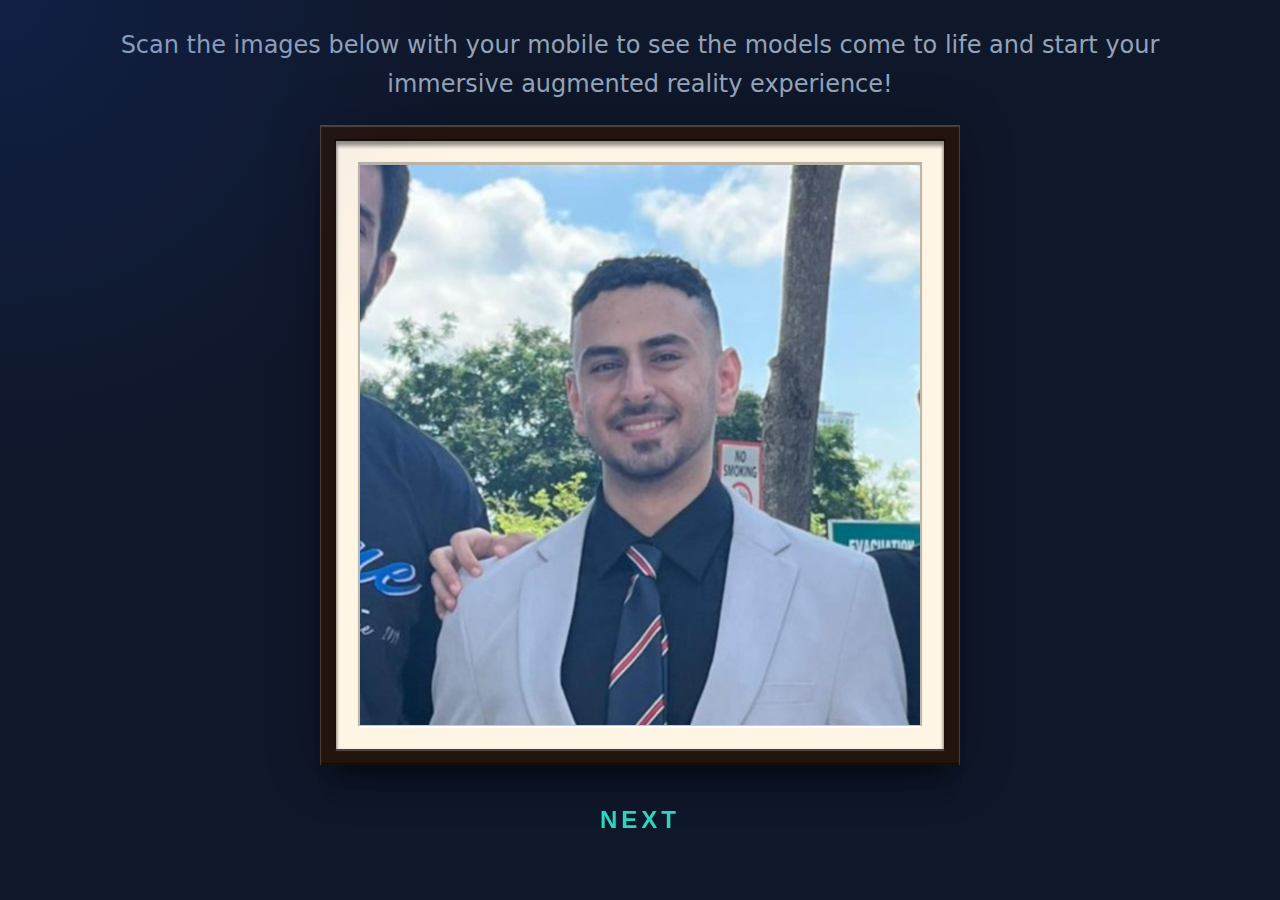
<file: tar-img.html>
<!DOCTYPE html>
<html lang="en" class="scroll-smooth">
  <head>
    <meta charset="utf-8" />
    <meta name="viewport" content="width=device-width" />
    <title>AR-Vision</title>
    <meta name="next-head-count" content="4" />
    <link
      rel="icon"
      type="image/png"
      sizes="512x192"
      href="images/android-chrome-512x512.png"
    />
    <link
      rel="icon"
      type="image/png"
      sizes="192x192"
      href="images/android-chrome-192x192.png"
    />
    <link
      rel="apple-touch-icon"
      sizes="180x180"
      href="images/apple-touch-icon.png"
    />
    <link
      rel="icon"
      type="image/png"
      sizes="32x32"
      href="images/favicon-32x32.png"
    />
    <link
      rel="icon"
      type="image/png"
      sizes="16x16"
      href="images/favicon-16x16.png"
    />
    <meta
      name="description"
      content="Hagwan Mohammed is a software engineer who builds accessible, inclusive products and digital experiences for the web."
    />
    <meta property="og:site_name" content="AR-Vision" />
    <meta property="og:locale" content="en_US" />
    <meta property="og:title" content="AR-Vision" />
    <meta
      property="og:image"
      content="https://media.licdn.com/dms/image/D4D03AQHQa3mfMkM-gQ/profile-displayphoto-shrink_200_200/0/1702564121220?e=1721865600&v=beta&t=uNpCc-ywNWtqbbbHBJSGwN6jQ0YxxtaQUQSDunq9zrg"
    />

    <link rel="stylesheet" href="css/style.css" data-n-g="" />
  </head>

  <body
    class="bg-slate-900 leading-relaxed text-slate-400 antialiased selection:bg-teal-300 selection:text-teal-900"
  >
    <div id="__next">
      <div class="__variable_20b187 group/spotlight relative">
        <div
          class="pointer-events-none fixed inset-0 z-30 transition duration-300 lg:absolute"
          style="
            background: radial-gradient(
              600px circle at 0px 0px,
              rgba(29, 78, 216, 0.15),
              transparent 80%
            );
          "
        ></div>

        <div
          class="mx-auto min-h-screen max-w-screen-xl px-6 py-12 font-sans md:px-12 md:py-20 lg:px-24 lg:py-0"
        >
          <div>
            <h1
              style="
                font-family: system-ui, 'Segoe UI', Roboto, Helvetica, Arial,
                  sans-serif, 'Apple Color Emoji', 'Segoe UI Emoji';
                font-size: 1.5rem;
                height: 130px;
                text-align: center;
                display: flex;
                flex-direction: column;
                align-items: center;
                justify-content: center;
              "
            >
              Scan the images below with your mobile to see the models come to
              life and start your immersive augmented reality experience!
            </h1>
          </div>
          <div
            style="
              font-family: system-ui, 'Segoe UI', Roboto, Helvetica, Arial,
                sans-serif, 'Apple Color Emoji', 'Segoe UI Emoji';
              height: 70vh;
              text-align: center;
              display: flex;
              flex-direction: column;
              align-items: center;
              justify-content: center;
            "
          >
            <ul class="slider">
              <li>
                <input type="radio" id="slide1" name="slide" checked />
                <label for="slide1"></label>
                <img src="images/target-images/Hi.jpg" alt="Panel 1" />
              </li>

              <li>
                <input type="radio" id="slide2" name="slide" />
                <label for="slide2"></label>
                <img src="images/target-images/heart.jpg" alt="Panel 2" />
              </li>
              <li>
                <input type="radio" id="slide3" name="slide" />
                <label for="slide3"></label>
                <img src="images/target-images/skeleton.jpg" alt="Panel 3" />
              </li>
              <li>
                <input type="radio" id="slide4" name="slide" />
                <label for="slide4"></label>
                <img src="images/target-images/GYM.png" alt="Panel 4" />
              </li>
              <li>
                <input type="radio" id="slide5" name="slide" />
                <label for="slide5"></label>
                <img src="images/target-images/gramophone.jpg" alt="Panel 5" />
              </li>

              <li>
                <input type="radio" id="slide6" name="slide" />
                <label for="slide6"></label>
                <img src="images/target-images/PC.jpg" alt="Panel 6" />
              </li>
            </ul>
          </div>
          <div
            style="
              font-family: system-ui, 'Segoe UI', Roboto, Helvetica, Arial,
                sans-serif, 'Apple Color Emoji', 'Segoe UI Emoji';
              text-align: center;
              display: flex;
              flex-direction: column;
              align-items: center;
              justify-content: center;
            "
          >
            <a class="gloweybuttons" href="tar-img1.html">
              <span></span>
              <span></span>
              <span></span>
              <span></span>
              Next
            </a>
          </div>
        </div>
      </div>
    </div>
  </body>
</html>
</file>
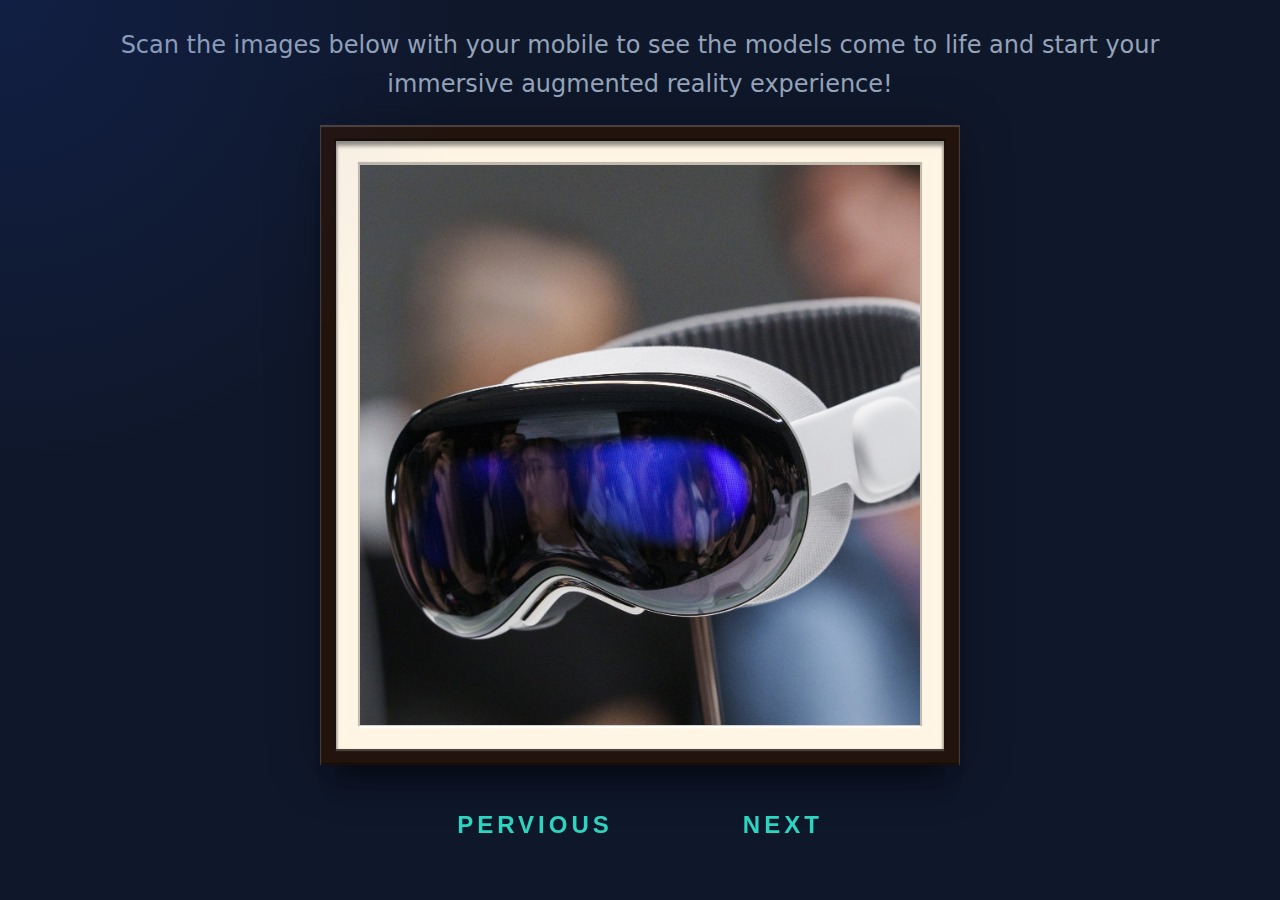
<file: tar-img1.html>
<!DOCTYPE html>
<html lang="en" class="scroll-smooth">
  <head>
    <meta charset="utf-8" />
    <meta name="viewport" content="width=device-width" />
    <title>AR-Vision</title>
    <meta name="next-head-count" content="4" />
    <link
      rel="icon"
      type="image/png"
      sizes="512x192"
      href="images/android-chrome-512x512.png"
    />
    <link
      rel="icon"
      type="image/png"
      sizes="192x192"
      href="images/android-chrome-192x192.png"
    />
    <link
      rel="apple-touch-icon"
      sizes="180x180"
      href="images/apple-touch-icon.png"
    />
    <link
      rel="icon"
      type="image/png"
      sizes="32x32"
      href="images/favicon-32x32.png"
    />
    <link
      rel="icon"
      type="image/png"
      sizes="16x16"
      href="images/favicon-16x16.png"
    />
    <meta
      name="description"
      content="Hagwan Mohammed is a software engineer who builds accessible, inclusive products and digital experiences for the web."
    />
    <meta property="og:site_name" content="AR-Vision" />
    <meta property="og:locale" content="en_US" />
    <meta property="og:title" content="AR-Vision" />
    <meta
      property="og:image"
      content="https://media.licdn.com/dms/image/D4D03AQHQa3mfMkM-gQ/profile-displayphoto-shrink_200_200/0/1702564121220?e=1721865600&v=beta&t=uNpCc-ywNWtqbbbHBJSGwN6jQ0YxxtaQUQSDunq9zrg"
    />

    <link rel="stylesheet" href="css/style.css" data-n-g="" />
  </head>

  <body
    class="bg-slate-900 leading-relaxed text-slate-400 antialiased selection:bg-teal-300 selection:text-teal-900"
  >
    <div id="__next">
      <div class="__variable_20b187 group/spotlight relative">
        <div
          class="pointer-events-none fixed inset-0 z-30 transition duration-300 lg:absolute"
          style="
            background: radial-gradient(
              600px circle at 0px 0px,
              rgba(29, 78, 216, 0.15),
              transparent 80%
            );
          "
        ></div>

        <div
          class="mx-auto min-h-screen max-w-screen-xl px-6 py-12 font-sans md:px-12 md:py-20 lg:px-24 lg:py-0"
        >
          <div>
            <h1
              style="
                font-family: system-ui, 'Segoe UI', Roboto, Helvetica, Arial,
                  sans-serif, 'Apple Color Emoji', 'Segoe UI Emoji';
                font-size: 1.5rem;
                height: 130px;
                text-align: center;
                display: flex;
                flex-direction: column;
                align-items: center;
                justify-content: center;
              "
            >
              Scan the images below with your mobile to see the models come to
              life and start your immersive augmented reality experience!
            </h1>
          </div>
          <div
            style="
              font-family: system-ui, 'Segoe UI', Roboto, Helvetica, Arial,
                sans-serif, 'Apple Color Emoji', 'Segoe UI Emoji';
              height: 70vh;
              text-align: center;
              display: flex;
              flex-direction: column;
              align-items: center;
              justify-content: center;
            "
          >
            <ul class="slider">
              <li>
                <input type="radio" id="slide1" name="slide" checked />
                <label for="slide1"></label>
                <img src="images/target-images/vision-pro.jpg" alt="Panel 1" />
              </li>
              <li>
                <input type="radio" id="slide2" name="slide" />
                <label for="slide2"></label>
                <img src="images/target-images/nike.png" alt="Panel 2" />
              </li>
              <li>
                <input type="radio" id="slide3" name="slide" />
                <label for="slide3"></label>
                <img src="images/target-images/perf.jpg" alt="Panel 3" />
              </li>
              <li>
                <input type="radio" id="slide4" name="slide" />
                <label for="slide4"></label>
                <img src="images/target-images/cyber.jpg" alt="Panel 4" />
              </li>
              <li>
                <input type="radio" id="slide5" name="slide" />
                <label for="slide5"></label>
                <img src="images/target-images/911.png" alt="Panel 5" />
              </li>
            </ul>
          </div>
          <div
            style="
              font-family: system-ui, 'Segoe UI', Roboto, Helvetica, Arial,
                sans-serif, 'Apple Color Emoji', 'Segoe UI Emoji';
              text-align: center;
              display: flex;
              flex-direction: column;
              align-items: center;
              justify-content: center;
            "
          >
            <div style="display: flex">
              <div style="flex: 50%; padding: 5px">
                <a class="gloweybuttons" href="tar-img.html">
                  <span></span>
                  <span></span>
                  <span></span>
                  <span></span>
                  Pervious
                </a>
              </div>
              <div style="flex: 50%; padding: 5px">
                <a class="gloweybuttons" href="tar-img2.html">
                  <span></span>
                  <span></span>
                  <span></span>
                  <span></span>
                  NEXT
                </a>
              </div>
            </div>
          </div>
        </div>
      </div>
    </div>
  </body>
</html>
</file>
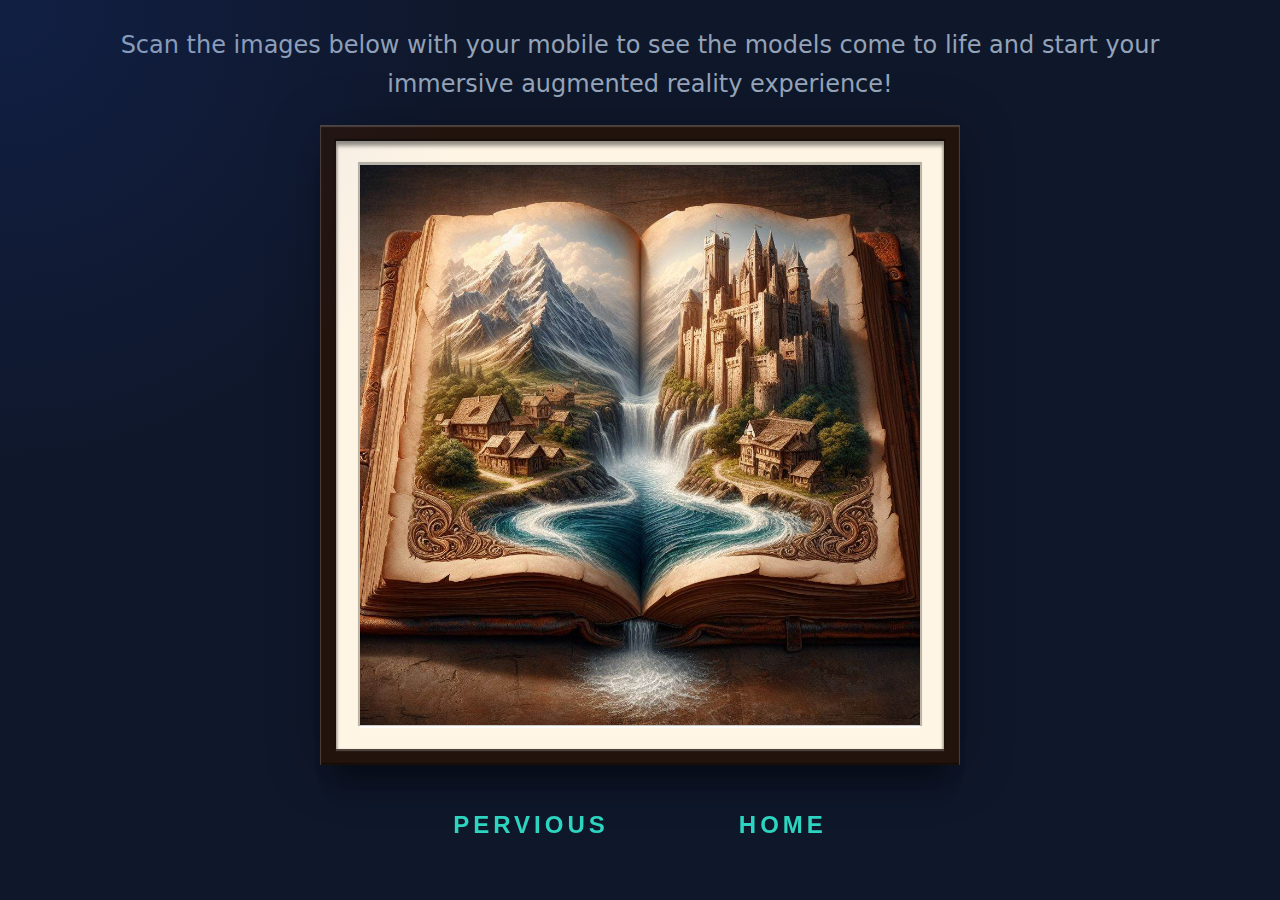
<file: tar-img2.html>
<!DOCTYPE html>
<html lang="en" class="scroll-smooth">
  <head>
    <meta charset="utf-8" />
    <meta name="viewport" content="width=device-width" />
    <title>AR-Vision</title>
    <meta name="next-head-count" content="4" />
    <link
      rel="icon"
      type="image/png"
      sizes="512x192"
      href="images/android-chrome-512x512.png"
    />
    <link
      rel="icon"
      type="image/png"
      sizes="192x192"
      href="images/android-chrome-192x192.png"
    />
    <link
      rel="apple-touch-icon"
      sizes="180x180"
      href="images/apple-touch-icon.png"
    />
    <link
      rel="icon"
      type="image/png"
      sizes="32x32"
      href="images/favicon-32x32.png"
    />
    <link
      rel="icon"
      type="image/png"
      sizes="16x16"
      href="images/favicon-16x16.png"
    />
    <meta
      name="description"
      content="Hagwan Mohammed is a software engineer who builds accessible, inclusive products and digital experiences for the web."
    />
    <meta property="og:site_name" content="AR-Vision" />
    <meta property="og:locale" content="en_US" />
    <meta property="og:title" content="AR-Vision" />
    <meta
      property="og:image"
      content="https://media.licdn.com/dms/image/D4D03AQHQa3mfMkM-gQ/profile-displayphoto-shrink_200_200/0/1702564121220?e=1721865600&v=beta&t=uNpCc-ywNWtqbbbHBJSGwN6jQ0YxxtaQUQSDunq9zrg"
    />

    <link rel="stylesheet" href="css/style.css" data-n-g="" />
  </head>

  <body
    class="bg-slate-900 leading-relaxed text-slate-400 antialiased selection:bg-teal-300 selection:text-teal-900"
  >
    <div id="__next">
      <div class="__variable_20b187 group/spotlight relative">
        <div
          class="pointer-events-none fixed inset-0 z-30 transition duration-300 lg:absolute"
          style="
            background: radial-gradient(
              600px circle at 0px 0px,
              rgba(29, 78, 216, 0.15),
              transparent 80%
            );
          "
        ></div>

        <div
          class="mx-auto min-h-screen max-w-screen-xl px-6 py-12 font-sans md:px-12 md:py-20 lg:px-24 lg:py-0"
        >
          <div>
            <h1
              style="
                font-family: system-ui, 'Segoe UI', Roboto, Helvetica, Arial,
                  sans-serif, 'Apple Color Emoji', 'Segoe UI Emoji';
                font-size: 1.5rem;
                height: 130px;
                text-align: center;
                display: flex;
                flex-direction: column;
                align-items: center;
                justify-content: center;
              "
            >
              Scan the images below with your mobile to see the models come to
              life and start your immersive augmented reality experience!
            </h1>
          </div>
          <div
            style="
              font-family: system-ui, 'Segoe UI', Roboto, Helvetica, Arial,
                sans-serif, 'Apple Color Emoji', 'Segoe UI Emoji';
              height: 70vh;
              text-align: center;
              display: flex;
              flex-direction: column;
              align-items: center;
              justify-content: center;
            "
          >
            <ul class="slider">
              <li>
                <input type="radio" id="slide1" name="slide" checked />
                <label for="slide1"></label>
                <img src="images/target-images/Book.jpg" alt="Panel 1" />
              </li>
              <li>
                <input type="radio" id="slide2" name="slide" />
                <label for="slide2"></label>
                <img src="images/target-images/cat.png" alt="Panel 2" />
              </li>
              <li>
                <input type="radio" id="slide3" name="slide" />
                <label for="slide3"></label>
                <img src="images/target-images/plane.jpg" alt="Panel 3" />
              </li>
              <li>
                <input type="radio" id="slide4" name="slide" />
                <label for="slide4"></label>
                <img src="images/target-images/jet.jpg" alt="Panel 4" />
              </li>
              <li>
                <input type="radio" id="slide5" name="slide" />
                <label for="slide5"></label>
                <img src="images/target-images/WC.png" alt="Panel 5" />
              </li>
              <li>
                <input type="radio" id="slide6" name="slide" />
                <label for="slide6"></label>
                <img src="images/target-images/Mbappe.png" alt="Panel 6" />
              </li>
            </ul>
          </div>
          <div
            style="
              font-family: system-ui, 'Segoe UI', Roboto, Helvetica, Arial,
                sans-serif, 'Apple Color Emoji', 'Segoe UI Emoji';
              text-align: center;
              display: flex;
              flex-direction: column;
              align-items: center;
              justify-content: center;
            "
          >
            <div style="display: flex">
              <div style="flex: 50%; padding: 5px">
                <a class="gloweybuttons" href="tar-img1.html">
                  <span></span>
                  <span></span>
                  <span></span>
                  <span></span>
                  Pervious
                </a>
              </div>
              <div style="flex: 50%; padding: 5px">
                <a class="gloweybuttons" href="index.html">
                  <span></span>
                  <span></span>
                  <span></span>
                  <span></span>
                  Home
                </a>
              </div>
            </div>
          </div>
        </div>
      </div>
    </div>
  </body>
</html>
</file>
<file: css/style.css>
/*
! tailwindcss v3.3.2 | MIT License | https://tailwindcss.com
*/
*,
:after,
:before {
  box-sizing: border-box;
  border: 0 solid #e5e7eb;
}
:after,
:before {
  --tw-content: "";
}
html {
  line-height: 1.5;
  -webkit-text-size-adjust: 100%;
  -moz-tab-size: 4;
  -o-tab-size: 4;
  tab-size: 4;
  font-family: var(--font-inter), ui-sans-serif, system-ui, -apple-system,
    BlinkMacSystemFont, "Segoe UI", Roboto, "Helvetica Neue", Arial, "Noto Sans",
    sans-serif, "Apple Color Emoji", "Segoe UI Emoji", "Segoe UI Symbol",
    "Noto Color Emoji";
  font-feature-settings: "ss03", "cv02", "cv11";
  font-variation-settings: normal;
}
body {
  margin: 0;
  line-height: inherit;
}
hr {
  height: 0;
  color: inherit;
  border-top-width: 1px;
}
abbr:where([title]) {
  -webkit-text-decoration: underline dotted;
  text-decoration: underline dotted;
}
h1,
h2,
h3,
h4,
h5,
h6 {
  font-size: inherit;
  font-weight: inherit;
}
a {
  color: inherit;
  text-decoration: inherit;
}
b,
strong {
  font-weight: bolder;
}
code,
kbd,
pre,
samp {
  font-family: ui-monospace, SFMono-Regular, Menlo, Monaco, Consolas,
    Liberation Mono, Courier New, monospace;
  font-size: 1em;
}
small {
  font-size: 80%;
}
sub,
sup {
  font-size: 75%;
  line-height: 0;
  position: relative;
  vertical-align: baseline;
}
sub {
  bottom: -0.25em;
}
sup {
  top: -0.5em;
}
table {
  text-indent: 0;
  border-color: inherit;
  border-collapse: collapse;
}
button,
input,
optgroup,
select,
textarea {
  font-family: inherit;
  font-size: 100%;
  font-weight: inherit;
  line-height: inherit;
  color: inherit;
  margin: 0;
  padding: 0;
}
button,
select {
  text-transform: none;
}
[type="button"],
[type="reset"],
[type="submit"],
button {
  -webkit-appearance: button;
  background-color: transparent;
  background-image: none;
}
:-moz-focusring {
  outline: auto;
}
:-moz-ui-invalid {
  box-shadow: none;
}
progress {
  vertical-align: baseline;
}
::-webkit-inner-spin-button,
::-webkit-outer-spin-button {
  height: auto;
}
[type="search"] {
  -webkit-appearance: textfield;
  outline-offset: -2px;
}
::-webkit-search-decoration {
  -webkit-appearance: none;
}
::-webkit-file-upload-button {
  -webkit-appearance: button;
  font: inherit;
}
summary {
  display: list-item;
}
blockquote,
dd,
dl,
figure,
h1,
h2,
h3,
h4,
h5,
h6,
hr,
p,
pre {
  margin: 0;
}
fieldset {
  margin: 0;
}
fieldset,
legend {
  padding: 0;
}
menu,
ol,
ul {
  list-style: none;
  margin: 0;
  padding: 0;
}
textarea {
  resize: vertical;
}
input::-moz-placeholder,
textarea::-moz-placeholder {
  opacity: 1;
  color: #9ca3af;
}
input::placeholder,
textarea::placeholder {
  opacity: 1;
  color: #9ca3af;
}
[role="button"],
button {
  cursor: pointer;
}
:disabled {
  cursor: default;
}
audio,
canvas,
embed,
iframe,
img,
object,
svg,
video {
  display: block;
  vertical-align: middle;
}
img,
video {
  max-width: 100%;
  height: auto;
}
[hidden] {
  display: none;
}
@media (prefers-reduced-motion: no-preference) {
  a,
  button {
    transition-property: color, background-color, border-color,
      text-decoration-color, fill, stroke, opacity, box-shadow, transform,
      filter, -webkit-backdrop-filter;
    transition-property: color, background-color, border-color,
      text-decoration-color, fill, stroke, opacity, box-shadow, transform,
      filter, backdrop-filter;
    transition-property: color, background-color, border-color,
      text-decoration-color, fill, stroke, opacity, box-shadow, transform,
      filter, backdrop-filter, -webkit-backdrop-filter;
    transition-timing-function: cubic-bezier(0.4, 0, 0.2, 1);
    transition-duration: 0.15s;
  }
}
*,
:after,
:before {
  --tw-border-spacing-x: 0;
  --tw-border-spacing-y: 0;
  --tw-translate-x: 0;
  --tw-translate-y: 0;
  --tw-rotate: 0;
  --tw-skew-x: 0;
  --tw-skew-y: 0;
  --tw-scale-x: 1;
  --tw-scale-y: 1;
  --tw-pan-x: ;
  --tw-pan-y: ;
  --tw-pinch-zoom: ;
  --tw-scroll-snap-strictness: proximity;
  --tw-gradient-from-position: ;
  --tw-gradient-via-position: ;
  --tw-gradient-to-position: ;
  --tw-ordinal: ;
  --tw-slashed-zero: ;
  --tw-numeric-figure: ;
  --tw-numeric-spacing: ;
  --tw-numeric-fraction: ;
  --tw-ring-inset: ;
  --tw-ring-offset-width: 0px;
  --tw-ring-offset-color: #fff;
  --tw-ring-color: rgba(59, 130, 246, 0.5);
  --tw-ring-offset-shadow: 0 0 #0000;
  --tw-ring-shadow: 0 0 #0000;
  --tw-shadow: 0 0 #0000;
  --tw-shadow-colored: 0 0 #0000;
  --tw-blur: ;
  --tw-brightness: ;
  --tw-contrast: ;
  --tw-grayscale: ;
  --tw-hue-rotate: ;
  --tw-invert: ;
  --tw-saturate: ;
  --tw-sepia: ;
  --tw-drop-shadow: ;
  --tw-backdrop-blur: ;
  --tw-backdrop-brightness: ;
  --tw-backdrop-contrast: ;
  --tw-backdrop-grayscale: ;
  --tw-backdrop-hue-rotate: ;
  --tw-backdrop-invert: ;
  --tw-backdrop-opacity: ;
  --tw-backdrop-saturate: ;
  --tw-backdrop-sepia: ;
}
::backdrop {
  --tw-border-spacing-x: 0;
  --tw-border-spacing-y: 0;
  --tw-translate-x: 0;
  --tw-translate-y: 0;
  --tw-rotate: 0;
  --tw-skew-x: 0;
  --tw-skew-y: 0;
  --tw-scale-x: 1;
  --tw-scale-y: 1;
  --tw-pan-x: ;
  --tw-pan-y: ;
  --tw-pinch-zoom: ;
  --tw-scroll-snap-strictness: proximity;
  --tw-gradient-from-position: ;
  --tw-gradient-via-position: ;
  --tw-gradient-to-position: ;
  --tw-ordinal: ;
  --tw-slashed-zero: ;
  --tw-numeric-figure: ;
  --tw-numeric-spacing: ;
  --tw-numeric-fraction: ;
  --tw-ring-inset: ;
  --tw-ring-offset-width: 0px;
  --tw-ring-offset-color: #fff;
  --tw-ring-color: rgba(59, 130, 246, 0.5);
  --tw-ring-offset-shadow: 0 0 #0000;
  --tw-ring-shadow: 0 0 #0000;
  --tw-shadow: 0 0 #0000;
  --tw-shadow-colored: 0 0 #0000;
  --tw-blur: ;
  --tw-brightness: ;
  --tw-contrast: ;
  --tw-grayscale: ;
  --tw-hue-rotate: ;
  --tw-invert: ;
  --tw-saturate: ;
  --tw-sepia: ;
  --tw-drop-shadow: ;
  --tw-backdrop-blur: ;
  --tw-backdrop-brightness: ;
  --tw-backdrop-contrast: ;
  --tw-backdrop-grayscale: ;
  --tw-backdrop-hue-rotate: ;
  --tw-backdrop-invert: ;
  --tw-backdrop-opacity: ;
  --tw-backdrop-saturate: ;
  --tw-backdrop-sepia: ;
}
.container {
  width: 100%;
}
@media (min-width: 640px) {
  .container {
    max-width: 640px;
  }
}
@media (min-width: 768px) {
  .container {
    max-width: 768px;
  }
}
@media (min-width: 1024px) {
  .container {
    max-width: 1024px;
  }
}
@media (min-width: 1280px) {
  .container {
    max-width: 1280px;
  }
}
@media (min-width: 1536px) {
  .container {
    max-width: 1536px;
  }
}
.sr-only {
  position: absolute;
  width: 1px;
  height: 1px;
  padding: 0;
  margin: -1px;
  overflow: hidden;
  clip: rect(0, 0, 0, 0);
  white-space: nowrap;
  border-width: 0;
}
.not-sr-only {
  position: static;
  width: auto;
  height: auto;
  padding: 0;
  margin: 0;
  overflow: visible;
  clip: auto;
  white-space: normal;
}
.pointer-events-none {
  pointer-events: none;
}
.fixed {
  position: fixed;
}
.absolute {
  position: absolute;
}
.relative {
  position: relative;
}
.sticky {
  position: sticky;
}
.-inset-px {
  inset: -1px;
}
.inset-0 {
  inset: 0;
}
.-inset-x-4 {
  left: -1rem;
  right: -1rem;
}
.-inset-y-2 {
  top: -0.5rem;
  bottom: -0.5rem;
}
.-inset-y-2\.5 {
  top: -0.625rem;
  bottom: -0.625rem;
}
.-inset-y-4 {
  top: -1rem;
  bottom: -1rem;
}
.inset-x-0 {
  left: 0;
  right: 0;
}
.bottom-0 {
  bottom: 0;
}
.left-0 {
  left: 0;
}
.left-1\/2 {
  left: 50%;
}
.right-0 {
  right: 0;
}
.top-0 {
  top: 0;
}
.top-1\/2 {
  top: 50%;
}
.z-0 {
  z-index: 0;
}
.z-10 {
  z-index: 10;
}
.z-20 {
  z-index: 20;
}
.z-30 {
  z-index: 30;
}
.z-40 {
  z-index: 40;
}
.col-span-2 {
  grid-column: span 2 / span 2;
}
.col-span-6 {
  grid-column: span 6 / span 6;
}
.-mx-6 {
  margin-left: -1.5rem;
  margin-right: -1.5rem;
}
.mx-auto {
  margin-left: auto;
  margin-right: auto;
}
.my-1 {
  margin-top: 0.25rem;
  margin-bottom: 0.25rem;
}
.-mt-1 {
  margin-top: -0.25rem;
}
.mb-1 {
  margin-bottom: 0.25rem;
}
.mb-12 {
  margin-bottom: 3rem;
}
.mb-16 {
  margin-bottom: 4rem;
}
.mb-2 {
  margin-bottom: 0.5rem;
}
.mb-4 {
  margin-bottom: 1rem;
}
.ml-0 {
  margin-left: 0;
}
.ml-0\.5 {
  margin-left: 0.125rem;
}
.ml-1 {
  margin-left: 0.25rem;
}
.ml-1\.5 {
  margin-left: 0.375rem;
}
.mr-1 {
  margin-right: 0.25rem;
}
.mr-1\.5 {
  margin-right: 0.375rem;
}
.mr-4 {
  margin-right: 1rem;
}
.mr-5 {
  margin-right: 1.25rem;
}
.mt-1 {
  margin-top: 0.25rem;
}
.mt-12 {
  margin-top: 3rem;
}
.mt-16 {
  margin-top: 4rem;
}
.mt-2 {
  margin-top: 0.5rem;
}
.mt-3 {
  margin-top: 0.75rem;
}
.mt-4 {
  margin-top: 1rem;
}
.mt-8 {
  margin-top: 2rem;
}
.block {
  display: block;
}
.inline-block {
  display: inline-block;
}
.flex {
  display: flex;
}
.inline-flex {
  display: inline-flex;
}
.table {
  display: table;
}
.grid {
  display: grid;
}
.inline-grid {
  display: inline-grid;
}
.hidden {
  display: none;
}
.h-3 {
  height: 0.75rem;
}
.h-3\.5 {
  height: 0.875rem;
}
.h-4 {
  height: 1rem;
}
.h-5 {
  height: 1.25rem;
}
.h-6 {
  height: 1.5rem;
}
.h-7 {
  height: 1.75rem;
}
.h-full {
  height: 100%;
}
.h-px {
  height: 1px;
}
.h-screen {
  height: 100vh;
}
.min-h-screen {
  min-height: 100vh;
}
.w-3 {
  width: 0.75rem;
}
.w-3\.5 {
  width: 0.875rem;
}
.w-4 {
  width: 1rem;
}
.w-5 {
  width: 1.25rem;
}
.w-6 {
  width: 1.5rem;
}
.w-7 {
  width: 1.75rem;
}
.w-8 {
  width: 2rem;
}
.w-full {
  width: 100%;
}
.w-max {
  width: -moz-max-content;
  width: max-content;
}
.w-screen {
  width: 100vw;
}
.max-w-md {
  max-width: 28rem;
}
.max-w-screen-xl {
  max-width: 1280px;
}
.max-w-xs {
  max-width: 20rem;
}
.shrink-0 {
  flex-shrink: 0;
}
.border-collapse {
  border-collapse: collapse;
}
.-translate-x-1\/2 {
  --tw-translate-x: -50%;
}
.-translate-x-1\/2,
.-translate-x-full {
  transform: translate(var(--tw-translate-x), var(--tw-translate-y))
    rotate(var(--tw-rotate)) skewX(var(--tw-skew-x)) skewY(var(--tw-skew-y))
    scaleX(var(--tw-scale-x)) scaleY(var(--tw-scale-y));
}
.-translate-x-full {
  --tw-translate-x: -100%;
}
.-translate-y-1 {
  --tw-translate-y: -0.25rem;
}
.-translate-y-1,
.-translate-y-1\.5 {
  transform: translate(var(--tw-translate-x), var(--tw-translate-y))
    rotate(var(--tw-rotate)) skewX(var(--tw-skew-x)) skewY(var(--tw-skew-y))
    scaleX(var(--tw-scale-x)) scaleY(var(--tw-scale-y));
}
.-translate-y-1\.5 {
  --tw-translate-y: -0.375rem;
}
.-translate-y-1\/2 {
  --tw-translate-y: -50%;
}
.-translate-y-1\/2,
.-translate-y-4 {
  transform: translate(var(--tw-translate-x), var(--tw-translate-y))
    rotate(var(--tw-rotate)) skewX(var(--tw-skew-x)) skewY(var(--tw-skew-y))
    scaleX(var(--tw-scale-x)) scaleY(var(--tw-scale-y));
}
.-translate-y-4 {
  --tw-translate-y: -1rem;
}
.-translate-y-px {
  --tw-translate-y: -1px;
}
.-translate-y-px,
.translate-y-1 {
  transform: translate(var(--tw-translate-x), var(--tw-translate-y))
    rotate(var(--tw-rotate)) skewX(var(--tw-skew-x)) skewY(var(--tw-skew-y))
    scaleX(var(--tw-scale-x)) scaleY(var(--tw-scale-y));
}
.translate-y-1 {
  --tw-translate-y: 0.25rem;
}
.translate-y-px {
  --tw-translate-y: 1px;
}
.rotate-180,
.translate-y-px {
  transform: translate(var(--tw-translate-x), var(--tw-translate-y))
    rotate(var(--tw-rotate)) skewX(var(--tw-skew-x)) skewY(var(--tw-skew-y))
    scaleX(var(--tw-scale-x)) scaleY(var(--tw-scale-y));
}
.rotate-180 {
  --tw-rotate: 180deg;
}
.scroll-mt-16 {
  scroll-margin-top: 4rem;
}
.grid-cols-1 {
  grid-template-columns: repeat(1, minmax(0, 1fr));
}
.grid-cols-8 {
  grid-template-columns: repeat(8, minmax(0, 1fr));
}
.flex-col {
  flex-direction: column;
}
.flex-wrap {
  flex-wrap: wrap;
}
.items-center {
  align-items: center;
}
.items-baseline {
  align-items: baseline;
}
.justify-center {
  justify-content: center;
}
.gap-2 {
  gap: 0.5rem;
}
.gap-4 {
  gap: 1rem;
}
.scroll-smooth {
  scroll-behavior: smooth;
}
.whitespace-nowrap {
  white-space: nowrap;
}
.rounded {
  border-radius: 0.25rem;
}
.rounded-full {
  border-radius: 9999px;
}
.rounded-md {
  border-radius: 0.375rem;
}
.border {
  border-width: 1px;
}
.border-2 {
  border-width: 2px;
}
.border-4 {
  border-width: 4px;
}
.border-b {
  border-bottom-width: 1px;
}
.border-slate-200\/10 {
  border-color: rgba(226, 232, 240, 0.1);
}
.border-slate-300\/10 {
  border-color: rgba(203, 213, 225, 0.1);
}
.border-teal-400\/0 {
  border-color: rgba(45, 212, 191, 0);
}
.border-transparent {
  border-color: transparent;
}
.border-zinc-900\/30 {
  border-color: rgba(24, 24, 27, 0.3);
}
.bg-slate-600 {
  --tw-bg-opacity: 1;
  background-color: rgb(71 85 105 / var(--tw-bg-opacity));
}
.bg-slate-900 {
  --tw-bg-opacity: 1;
  background-color: rgb(15 23 42 / var(--tw-bg-opacity));
}
.bg-slate-900\/10 {
  background-color: rgba(15, 23, 42, 0.1);
}
.bg-slate-900\/75 {
  background-color: rgba(15, 23, 42, 0.75);
}
.bg-teal-400\/10 {
  background-color: rgba(45, 212, 191, 0.1);
}
.bg-zinc-900\/30 {
  background-color: rgba(24, 24, 27, 0.3);
}
.bg-gradient-to-br {
  background-image: linear-gradient(to bottom right, var(--tw-gradient-stops));
}
.from-teal-400 {
  --tw-gradient-from: #2dd4bf var(--tw-gradient-from-position);
  --tw-gradient-to: rgba(45, 212, 191, 0) var(--tw-gradient-to-position);
  --tw-gradient-stops: var(--tw-gradient-from), var(--tw-gradient-to);
}
.via-blue-500 {
  --tw-gradient-to: rgba(59, 130, 246, 0) var(--tw-gradient-to-position);
  --tw-gradient-stops: var(--tw-gradient-from),
    #3b82f6 var(--tw-gradient-via-position), var(--tw-gradient-to);
}
.to-purple-600 {
  --tw-gradient-to: #9333ea var(--tw-gradient-to-position);
}
.p-4 {
  padding: 1rem;
}
.p-8 {
  padding: 2rem;
}
.px-12 {
  padding-left: 3rem;
  padding-right: 3rem;
}
.px-2 {
  padding-left: 0.5rem;
  padding-right: 0.5rem;
}
.px-3 {
  padding-left: 0.75rem;
  padding-right: 0.75rem;
}
.px-4 {
  padding-left: 1rem;
  padding-right: 1rem;
}
.px-6 {
  padding-left: 1.5rem;
  padding-right: 1.5rem;
}
.py-1 {
  padding-top: 0.25rem;
  padding-bottom: 0.25rem;
}
.py-12 {
  padding-top: 3rem;
  padding-bottom: 3rem;
}
.py-2 {
  padding-top: 0.5rem;
  padding-bottom: 0.5rem;
}
.py-3 {
  padding-top: 0.75rem;
  padding-bottom: 0.75rem;
}
.py-4 {
  padding-top: 1rem;
  padding-bottom: 1rem;
}
.py-5 {
  padding-top: 1.25rem;
  padding-bottom: 1.25rem;
}
.pb-1 {
  padding-bottom: 0.25rem;
}
.pb-16 {
  padding-bottom: 4rem;
}
.pb-px {
  padding-bottom: 1px;
}
.pr-4 {
  padding-right: 1rem;
}
.pr-8 {
  padding-right: 2rem;
}
.pt-24 {
  padding-top: 6rem;
}
.text-left {
  text-align: left;
}
.text-center {
  text-align: center;
}
.align-top {
  vertical-align: top;
}
.align-middle {
  vertical-align: middle;
}
.font-sans {
  font-family: var(--font-inter), ui-sans-serif, system-ui, -apple-system,
    BlinkMacSystemFont, "Segoe UI", Roboto, "Helvetica Neue", Arial, "Noto Sans",
    sans-serif, "Apple Color Emoji", "Segoe UI Emoji", "Segoe UI Symbol",
    "Noto Color Emoji";
  font-feature-settings: "ss03", "cv02", "cv11";
}
.text-2xl {
  font-size: 1.5rem;
  line-height: 2rem;
}
.text-4xl {
  font-size: 2.25rem;
  line-height: 2.5rem;
}
.text-5xl {
  font-size: 3rem;
  line-height: 1;
}
.text-8xl {
  font-size: 6rem;
  line-height: 1;
}
.text-base {
  font-size: 1rem;
  line-height: 1.5rem;
}
.text-lg {
  font-size: 1.125rem;
  line-height: 1.75rem;
}
.text-sm {
  font-size: 0.875rem;
  line-height: 1.25rem;
}
.text-xl {
  font-size: 1.25rem;
  line-height: 1.75rem;
}
.text-xs {
  font-size: 0.75rem;
  line-height: 1rem;
}
.font-bold {
  font-weight: 700;
}
.font-medium {
  font-weight: 500;
}
.font-semibold {
  font-weight: 600;
}
.uppercase {
  text-transform: uppercase;
}
.italic {
  font-style: italic;
}
.leading-5 {
  line-height: 1.25rem;
}
.leading-6 {
  line-height: 1.5rem;
}
.leading-\[5rem\] {
  line-height: 5rem;
}
.leading-normal {
  line-height: 1.5;
}
.leading-relaxed {
  line-height: 1.625;
}
.leading-snug {
  line-height: 1.375;
}
.leading-tight {
  line-height: 1.25;
}
.tracking-tight {
  letter-spacing: -0.025em;
}
.tracking-wide {
  letter-spacing: 0.025em;
}
.tracking-widest {
  letter-spacing: 0.1em;
}
.text-slate-200 {
  --tw-text-opacity: 1;
  color: rgb(226 232 240 / var(--tw-text-opacity));
}
.text-slate-300 {
  --tw-text-opacity: 1;
  color: rgb(203 213 225 / var(--tw-text-opacity));
}
.text-slate-400 {
  --tw-text-opacity: 1;
  color: rgb(148 163 184 / var(--tw-text-opacity));
}
.text-slate-500 {
  --tw-text-opacity: 1;
  color: rgb(100 116 139 / var(--tw-text-opacity));
}
.text-slate-700 {
  --tw-text-opacity: 1;
  color: rgb(51 65 85 / var(--tw-text-opacity));
}
.text-teal-300 {
  --tw-text-opacity: 1;
  color: rgb(94 234 212 / var(--tw-text-opacity));
}
.text-white {
  --tw-text-opacity: 1;
  color: rgb(255 255 255 / var(--tw-text-opacity));
}
.underline {
  text-decoration-line: underline;
}
.antialiased {
  -webkit-font-smoothing: antialiased;
  -moz-osx-font-smoothing: grayscale;
}
.opacity-0 {
  opacity: 0;
}
.drop-shadow-md {
  --tw-drop-shadow: drop-shadow(0 4px 3px rgba(0, 0, 0, 0.07))
    drop-shadow(0 2px 2px rgba(0, 0, 0, 0.06));
}
.drop-shadow-md,
.filter {
  filter: var(--tw-blur) var(--tw-brightness) var(--tw-contrast)
    var(--tw-grayscale) var(--tw-hue-rotate) var(--tw-invert) var(--tw-saturate)
    var(--tw-sepia) var(--tw-drop-shadow);
}
.backdrop-blur {
  --tw-backdrop-blur: blur(8px);
}
.backdrop-blur,
.backdrop-blur-sm {
  -webkit-backdrop-filter: var(--tw-backdrop-blur) var(--tw-backdrop-brightness)
    var(--tw-backdrop-contrast) var(--tw-backdrop-grayscale)
    var(--tw-backdrop-hue-rotate) var(--tw-backdrop-invert)
    var(--tw-backdrop-opacity) var(--tw-backdrop-saturate)
    var(--tw-backdrop-sepia);
  backdrop-filter: var(--tw-backdrop-blur) var(--tw-backdrop-brightness)
    var(--tw-backdrop-contrast) var(--tw-backdrop-grayscale)
    var(--tw-backdrop-hue-rotate) var(--tw-backdrop-invert)
    var(--tw-backdrop-opacity) var(--tw-backdrop-saturate)
    var(--tw-backdrop-sepia);
}
.backdrop-blur-sm {
  --tw-backdrop-blur: blur(4px);
}
.transition {
  transition-property: color, background-color, border-color,
    text-decoration-color, fill, stroke, opacity, box-shadow, transform, filter,
    -webkit-backdrop-filter;
  transition-property: color, background-color, border-color,
    text-decoration-color, fill, stroke, opacity, box-shadow, transform, filter,
    backdrop-filter;
  transition-property: color, background-color, border-color,
    text-decoration-color, fill, stroke, opacity, box-shadow, transform, filter,
    backdrop-filter, -webkit-backdrop-filter;
  transition-timing-function: cubic-bezier(0.4, 0, 0.2, 1);
  transition-duration: 0.15s;
}
.transition-all {
  transition-property: all;
  transition-timing-function: cubic-bezier(0.4, 0, 0.2, 1);
  transition-duration: 0.15s;
}
.transition-opacity {
  transition-property: opacity;
  transition-timing-function: cubic-bezier(0.4, 0, 0.2, 1);
  transition-duration: 0.15s;
}
.transition-transform {
  transition-property: transform;
  transition-timing-function: cubic-bezier(0.4, 0, 0.2, 1);
  transition-duration: 0.15s;
}
.delay-\[100ms\] {
  transition-delay: 0.1s;
}
.delay-\[125ms\] {
  transition-delay: 125ms;
}
.delay-\[150ms\] {
  transition-delay: 0.15s;
}
.delay-\[175ms\] {
  transition-delay: 175ms;
}
.delay-\[200ms\] {
  transition-delay: 0.2s;
}
.delay-\[225ms\] {
  transition-delay: 225ms;
}
.delay-\[250ms\] {
  transition-delay: 0.25s;
}
.delay-\[275ms\] {
  transition-delay: 275ms;
}
.delay-\[300ms\] {
  transition-delay: 0.3s;
}
.delay-\[50ms\] {
  transition-delay: 50ms;
}
.delay-\[75ms\] {
  transition-delay: 75ms;
}
.duration-300 {
  transition-duration: 0.3s;
}
.duration-75 {
  transition-duration: 75ms;
}
:focus-visible {
  outline-width: 0;
  --tw-ring-offset-shadow: var(--tw-ring-inset) 0 0 0
    var(--tw-ring-offset-width) var(--tw-ring-offset-color);
  --tw-ring-shadow: var(--tw-ring-inset) 0 0 0
    calc(2px + var(--tw-ring-offset-width)) var(--tw-ring-color);
  box-shadow: var(--tw-ring-offset-shadow), var(--tw-ring-shadow),
    var(--tw-shadow, 0 0 #0000);
  --tw-ring-opacity: 1;
  --tw-ring-color: rgb(168 85 247 / var(--tw-ring-opacity));
  --tw-ring-offset-width: 2px;
  --tw-ring-offset-color: #0f172a;
}
.active .nav-indicator {
  width: 4rem;
  --tw-bg-opacity: 1;
  background-color: rgb(226 232 240 / var(--tw-bg-opacity));
}
.active .nav-text {
  --tw-text-opacity: 1;
  color: rgb(226 232 240 / var(--tw-text-opacity));
}
@media (prefers-reduced-motion: no-preference) {
  @keyframes fadeIn {
    0% {
      opacity: 0;
    }
    to {
      opacity: 1;
    }
  }
  @keyframes fadeOut {
    0% {
      opacity: 1;
    }
    to {
      opacity: 0;
    }
  }
  .DialogContent[data-state="open"],
  .DialogOverlay[data-state="open"] {
    animation: fadeIn 0.7s cubic-bezier(0, 0, 0.2, 1);
  }
  .DialogContent[data-state="closed"],
  .DialogOverlay[data-state="closed"] {
    animation: fadeOut 0.5s cubic-bezier(0.4, 0, 1, 1);
  }
}
:root {
  --deg: 1;
  --x: -50%;
  --y: -50%;
}
@keyframes wobble {
  to {
    filter: hue-rotate(1turn);
    transform: translate(var(--x), var(--y)) rotate(1turn);
  }
}
.portal {
  background: radial-gradient(circle at 50% 35%, #345, rgba(0, 0, 0, 0.7));
}
@media screen and (max-width: 640px) {
  .portal {
    background: radial-gradient(circle at 50% 35%, #345, #000);
  }
  .portal-inner {
    transform: translateY(170px);
  }
}
@media screen and (max-width: 360px) {
  .portal-inner {
    transform: translateY(70px);
  }
}
.portal .portal-inner div {
  position: absolute;
  top: 50%;
  left: 50%;
  transform: translate(var(--x, -50%), var(--y, -50%)) rotate(0deg);
  font-size: 20vmin;
  width: 3.5em;
  height: 3.5em;
  border-radius: 90% 95% 85% 105%;
  background: #0f0;
  mix-blend-mode: screen;
  filter: hue-rotate(0deg);
  animation: wobble calc(0.15s * var(--t)) linear infinite;
  transform-origin: -var(--y) -var(--x);
  box-shadow: inset 0 0 0.5em 0.2em #000, 0 0 0.15em 0 #fff;
  display: flex;
  align-items: center;
  justify-content: center;
}
.portal .portal-inner div:after {
  font-size: 1em;
  white-space: nowrap;
}
.portal .portal-inner div:first-child {
  --x: -53%;
  --y: -53%;
  --t: 37;
}
.portal .portal-inner div:nth-child(2) {
  --x: -47%;
  --y: -52%;
  --t: 58;
}
.portal .portal-inner div:nth-child(3) {
  --x: -45%;
  --y: -50%;
  --t: 46;
}
.portal .portal-inner div:nth-child(4) {
  --x: -53%;
  --y: -45%;
  --t: 72;
}
.portal .portal-inner div:nth-child(5) {
  --x: -55%;
  --y: -45%;
  --t: 62;
}
.star-wars-skew {
  transform: rotateX(25deg) translateZ(100px);
  transform-origin: 50% 100%;
}
@media screen and (max-width: 640px) {
  .star-wars-skew {
    transform: rotateX(25deg) translateZ(100px) translateY(0);
  }
}
.selection\:bg-teal-300 ::-moz-selection {
  --tw-bg-opacity: 1;
  background-color: rgb(94 234 212 / var(--tw-bg-opacity));
}
.selection\:bg-teal-300 ::selection {
  --tw-bg-opacity: 1;
  background-color: rgb(94 234 212 / var(--tw-bg-opacity));
}
.selection\:text-teal-900 ::-moz-selection {
  --tw-text-opacity: 1;
  color: rgb(19 78 74 / var(--tw-text-opacity));
}
.selection\:text-teal-900 ::selection {
  --tw-text-opacity: 1;
  color: rgb(19 78 74 / var(--tw-text-opacity));
}
.selection\:bg-teal-300::-moz-selection {
  --tw-bg-opacity: 1;
  background-color: rgb(94 234 212 / var(--tw-bg-opacity));
}
.selection\:bg-teal-300::selection {
  --tw-bg-opacity: 1;
  background-color: rgb(94 234 212 / var(--tw-bg-opacity));
}
.selection\:text-teal-900::-moz-selection {
  --tw-text-opacity: 1;
  color: rgb(19 78 74 / var(--tw-text-opacity));
}
.selection\:text-teal-900::selection {
  --tw-text-opacity: 1;
  color: rgb(19 78 74 / var(--tw-text-opacity));
}
.last\:border-none:last-child {
  border-style: none;
}
.hover\:-translate-y-2:hover {
  --tw-translate-y: -0.5rem;
  transform: translate(var(--tw-translate-x), var(--tw-translate-y))
    rotate(var(--tw-rotate)) skewX(var(--tw-skew-x)) skewY(var(--tw-skew-y))
    scaleX(var(--tw-scale-x)) scaleY(var(--tw-scale-y));
}
.hover\:text-slate-200:hover {
  --tw-text-opacity: 1;
  color: rgb(226 232 240 / var(--tw-text-opacity));
}
.hover\:text-teal-300:hover {
  --tw-text-opacity: 1;
  color: rgb(94 234 212 / var(--tw-text-opacity));
}
.focus-visible\:translate-x-0:focus-visible {
  --tw-translate-x: 0px;
  transform: translate(var(--tw-translate-x), var(--tw-translate-y))
    rotate(var(--tw-rotate)) skewX(var(--tw-skew-x)) skewY(var(--tw-skew-y))
    scaleX(var(--tw-scale-x)) scaleY(var(--tw-scale-y));
}
.focus-visible\:text-slate-200:focus-visible {
  --tw-text-opacity: 1;
  color: rgb(226 232 240 / var(--tw-text-opacity));
}
.focus-visible\:text-teal-300:focus-visible {
  --tw-text-opacity: 1;
  color: rgb(94 234 212 / var(--tw-text-opacity));
}
.group:hover .group-hover\:w-16 {
  width: 4rem;
}
.group\/korok:hover .group-hover\/korok\:-translate-y-px {
  --tw-translate-y: -1px;
}
.group\/korok:hover .group-hover\/korok\:-translate-y-px,
.group\/link:hover .group-hover\/link\:-translate-y-1 {
  transform: translate(var(--tw-translate-x), var(--tw-translate-y))
    rotate(var(--tw-rotate)) skewX(var(--tw-skew-x)) skewY(var(--tw-skew-y))
    scaleX(var(--tw-scale-x)) scaleY(var(--tw-scale-y));
}
.group\/link:hover .group-hover\/link\:-translate-y-1 {
  --tw-translate-y: -0.25rem;
}
.group\/link:hover .group-hover\/link\:translate-x-1 {
  --tw-translate-x: 0.25rem;
}
.group:hover .group-hover\:-translate-x-2,
.group\/link:hover .group-hover\/link\:translate-x-1 {
  transform: translate(var(--tw-translate-x), var(--tw-translate-y))
    rotate(var(--tw-rotate)) skewX(var(--tw-skew-x)) skewY(var(--tw-skew-y))
    scaleX(var(--tw-scale-x)) scaleY(var(--tw-scale-y));
}
.group:hover .group-hover\:-translate-x-2 {
  --tw-translate-x: -0.5rem;
}
.group:hover .group-hover\:translate-x-2 {
  --tw-translate-x: 0.5rem;
  transform: translate(var(--tw-translate-x), var(--tw-translate-y))
    rotate(var(--tw-rotate)) skewX(var(--tw-skew-x)) skewY(var(--tw-skew-y))
    scaleX(var(--tw-scale-x)) scaleY(var(--tw-scale-y));
}
.group:hover .group-hover\:border-slate-200\/30 {
  border-color: rgba(226, 232, 240, 0.3);
}
.group:hover .group-hover\:border-teal-300 {
  --tw-border-opacity: 1;
  border-color: rgb(94 234 212 / var(--tw-border-opacity));
}
.group:hover .group-hover\:bg-slate-200 {
  --tw-bg-opacity: 1;
  background-color: rgb(226 232 240 / var(--tw-bg-opacity));
}
.group\/korok:hover .group-hover\/korok\:text-blue-400 {
  --tw-text-opacity: 1;
  color: rgb(96 165 250 / var(--tw-text-opacity));
}
.group\/korok:hover .group-hover\/korok\:text-cyan-400 {
  --tw-text-opacity: 1;
  color: rgb(34 211 238 / var(--tw-text-opacity));
}
.group\/korok:hover .group-hover\/korok\:text-green-400 {
  --tw-text-opacity: 1;
  color: rgb(74 222 128 / var(--tw-text-opacity));
}
.group\/korok:hover .group-hover\/korok\:text-indigo-400 {
  --tw-text-opacity: 1;
  color: rgb(129 140 248 / var(--tw-text-opacity));
}
.group\/korok:hover .group-hover\/korok\:text-lime-400 {
  --tw-text-opacity: 1;
  color: rgb(163 230 53 / var(--tw-text-opacity));
}
.group\/korok:hover .group-hover\/korok\:text-orange-400 {
  --tw-text-opacity: 1;
  color: rgb(251 146 60 / var(--tw-text-opacity));
}
.group\/korok:hover .group-hover\/korok\:text-red-400 {
  --tw-text-opacity: 1;
  color: rgb(248 113 113 / var(--tw-text-opacity));
}
.group\/korok:hover .group-hover\/korok\:text-sky-400 {
  --tw-text-opacity: 1;
  color: rgb(56 189 248 / var(--tw-text-opacity));
}
.group\/korok:hover .group-hover\/korok\:text-teal-400 {
  --tw-text-opacity: 1;
  color: rgb(45 212 191 / var(--tw-text-opacity));
}
.group\/korok:hover .group-hover\/korok\:text-violet-400 {
  --tw-text-opacity: 1;
  color: rgb(167 139 250 / var(--tw-text-opacity));
}
.group\/korok:hover .group-hover\/korok\:text-yellow-400 {
  --tw-text-opacity: 1;
  color: rgb(250 204 21 / var(--tw-text-opacity));
}
.group:hover .group-hover\:text-slate-200 {
  --tw-text-opacity: 1;
  color: rgb(226 232 240 / var(--tw-text-opacity));
}
.group:hover .group-hover\:opacity-100 {
  opacity: 1;
}
.group:hover .group-hover\:drop-shadow-xl {
  --tw-drop-shadow: drop-shadow(0 20px 13px rgba(0, 0, 0, 0.03))
    drop-shadow(0 8px 5px rgba(0, 0, 0, 0.08));
  filter: var(--tw-blur) var(--tw-brightness) var(--tw-contrast)
    var(--tw-grayscale) var(--tw-hue-rotate) var(--tw-invert) var(--tw-saturate)
    var(--tw-sepia) var(--tw-drop-shadow);
}
.group:focus-visible .group-focus-visible\:w-16 {
  width: 4rem;
}
.group\/link:focus-visible .group-focus-visible\/link\:-translate-y-1 {
  --tw-translate-y: -0.25rem;
  transform: translate(var(--tw-translate-x), var(--tw-translate-y))
    rotate(var(--tw-rotate)) skewX(var(--tw-skew-x)) skewY(var(--tw-skew-y))
    scaleX(var(--tw-scale-x)) scaleY(var(--tw-scale-y));
}
.group\/link:focus-visible .group-focus-visible\/link\:translate-x-1 {
  --tw-translate-x: 0.25rem;
  transform: translate(var(--tw-translate-x), var(--tw-translate-y))
    rotate(var(--tw-rotate)) skewX(var(--tw-skew-x)) skewY(var(--tw-skew-y))
    scaleX(var(--tw-scale-x)) scaleY(var(--tw-scale-y));
}
.group:focus-visible .group-focus-visible\:translate-x-2 {
  --tw-translate-x: 0.5rem;
  transform: translate(var(--tw-translate-x), var(--tw-translate-y))
    rotate(var(--tw-rotate)) skewX(var(--tw-skew-x)) skewY(var(--tw-skew-y))
    scaleX(var(--tw-scale-x)) scaleY(var(--tw-scale-y));
}
.group:focus-visible .group-focus-visible\:bg-slate-200 {
  --tw-bg-opacity: 1;
  background-color: rgb(226 232 240 / var(--tw-bg-opacity));
}
.group:focus-visible .group-focus-visible\:text-slate-200 {
  --tw-text-opacity: 1;
  color: rgb(226 232 240 / var(--tw-text-opacity));
}
.group:focus-visible .group-focus-visible\:opacity-100 {
  opacity: 1;
}
@media (prefers-reduced-motion: reduce) {
  .motion-reduce\:transition-none {
    transition-property: none;
  }
}
@media (min-width: 640px) {
  .sm\:left-auto {
    left: auto;
  }
  .sm\:order-1 {
    order: 1;
  }
  .sm\:order-2 {
    order: 2;
  }
  .sm\:col-span-2 {
    grid-column: span 2 / span 2;
  }
  .sm\:col-span-6 {
    grid-column: span 6 / span 6;
  }
  .sm\:block {
    display: block;
  }
  .sm\:table-cell {
    display: table-cell;
  }
  .sm\:hidden {
    display: none;
  }
  .sm\:translate-y-1 {
    --tw-translate-y: 0.25rem;
    transform: translate(var(--tw-translate-x), var(--tw-translate-y))
      rotate(var(--tw-rotate)) skewX(var(--tw-skew-x)) skewY(var(--tw-skew-y))
      scaleX(var(--tw-scale-x)) scaleY(var(--tw-scale-y));
  }
  .sm\:grid-cols-8 {
    grid-template-columns: repeat(8, minmax(0, 1fr));
  }
  .sm\:items-center {
    align-items: center;
  }
  .sm\:gap-8 {
    gap: 2rem;
  }
  .sm\:pb-0 {
    padding-bottom: 0;
  }
  .sm\:text-3xl {
    font-size: 1.875rem;
    line-height: 2.25rem;
  }
  .sm\:text-5xl {
    font-size: 3rem;
    line-height: 1;
  }
  .sm\:text-xl {
    font-size: 1.25rem;
    line-height: 1.75rem;
  }
}
@media (min-width: 768px) {
  .md\:-inset-x-6 {
    left: -1.5rem;
    right: -1.5rem;
  }
  .md\:-inset-y-4 {
    top: -1rem;
    bottom: -1rem;
  }
  .md\:-mx-12 {
    margin-left: -3rem;
    margin-right: -3rem;
  }
  .md\:mb-24 {
    margin-bottom: 6rem;
  }
  .md\:grid-cols-2 {
    grid-template-columns: repeat(2, minmax(0, 1fr));
  }
  .md\:gap-4 {
    gap: 1rem;
  }
  .md\:p-4 {
    padding: 1rem;
  }
  .md\:px-12 {
    padding-left: 3rem;
    padding-right: 3rem;
  }
  .md\:py-20 {
    padding-top: 5rem;
    padding-bottom: 5rem;
  }
}
@media (min-width: 1024px) {
  .lg\:sr-only {
    width: 1px;
    height: 1px;
    padding: 0;
    margin: -1px;
    overflow: hidden;
    clip: rect(0, 0, 0, 0);
    white-space: nowrap;
    border-width: 0;
  }
  .lg\:absolute,
  .lg\:sr-only {
    position: absolute;
  }
  .lg\:relative {
    position: relative;
  }
  .lg\:sticky {
    position: sticky;
  }
  .lg\:-inset-x-6 {
    left: -1.5rem;
    right: -1.5rem;
  }
  .lg\:top-0 {
    top: 0;
  }
  .lg\:top-auto {
    top: auto;
  }
  .lg\:mx-auto {
    margin-left: auto;
    margin-right: auto;
  }
  .lg\:mb-36 {
    margin-bottom: 9rem;
  }
  .lg\:block {
    display: block;
  }
  .lg\:flex {
    display: flex;
  }
  .lg\:table-cell {
    display: table-cell;
  }
  .lg\:max-h-screen {
    max-height: 100vh;
  }
  .lg\:w-1\/2 {
    width: 50%;
  }
  .lg\:w-full {
    width: 100%;
  }
  .lg\:max-w-md {
    max-width: 28rem;
  }
  .lg\:cursor-\[url\(\'\/images\/koroks\/Elma\.png\'\)\2c _pointer\] {
    cursor: url(../../../images/koroks/Elma.png), pointer;
  }
  .lg\:scroll-mt-24 {
    scroll-margin-top: 6rem;
  }
  .lg\:flex-col {
    flex-direction: column;
  }
  .lg\:justify-between {
    justify-content: space-between;
  }
  .lg\:gap-4 {
    gap: 1rem;
  }
  .lg\:px-0 {
    padding-left: 0;
    padding-right: 0;
  }
  .lg\:px-24 {
    padding-left: 6rem;
    padding-right: 6rem;
  }
  .lg\:py-0 {
    padding-top: 0;
    padding-bottom: 0;
  }
  .lg\:py-24 {
    padding-top: 6rem;
    padding-bottom: 6rem;
  }
  .lg\:text-4xl {
    font-size: 2.25rem;
    line-height: 2.5rem;
  }
  .lg\:font-medium {
    font-weight: 500;
  }
  .lg\:text-slate-200 {
    --tw-text-opacity: 1;
    color: rgb(226 232 240 / var(--tw-text-opacity));
  }
  .lg\:opacity-0 {
    opacity: 0;
  }
  .lg\:hover\:\!opacity-100:hover {
    opacity: 1 !important;
  }
  .group:hover .lg\:group-hover\:bg-slate-800\/50 {
    background-color: rgba(30, 41, 59, 0.5);
  }
  .group\/list:hover .lg\:group-hover\/list\:opacity-50 {
    opacity: 0.5;
  }
  .group:hover
    .lg\:group-hover\:shadow-\[inset_0_1px_0_0_rgba\(148\2c163\2c184\2c0\.1\)\] {
    --tw-shadow: inset 0 1px 0 0 rgba(148, 163, 184, 0.1);
    --tw-shadow-colored: inset 0 1px 0 0 var(--tw-shadow-color);
    box-shadow: var(--tw-ring-offset-shadow, 0 0 #0000),
      var(--tw-ring-shadow, 0 0 #0000), var(--tw-shadow);
  }
  .group:hover .lg\:group-hover\:drop-shadow-lg {
    --tw-drop-shadow: drop-shadow(0 10px 8px rgba(0, 0, 0, 0.04))
      drop-shadow(0 4px 3px rgba(0, 0, 0, 0.1));
    filter: var(--tw-blur) var(--tw-brightness) var(--tw-contrast)
      var(--tw-grayscale) var(--tw-hue-rotate) var(--tw-invert)
      var(--tw-saturate) var(--tw-sepia) var(--tw-drop-shadow);
  }
}
@font-face {
  font-family: __inter_20b187;
  src: url(../media/730e8169368baf37-s.p.woff2) format("woff2");
  font-display: swap;
}
@font-face {
  font-family: __inter_20b187;
  src: url(../media/f1f0c35b32161446-s.p.woff2) format("woff2");
  font-display: swap;
  font-weight: 400;
  font-style: normal;
}
@font-face {
  font-family: __inter_20b187;
  src: url(../media/d593a8df799d4ab1-s.p.woff2) format("woff2");
  font-display: swap;
  font-weight: 400;
  font-style: italic;
}
@font-face {
  font-family: __inter_20b187;
  src: url(../media/dc792b508e6f91c7-s.p.woff2) format("woff2");
  font-display: swap;
  font-weight: 500;
  font-style: normal;
}
@font-face {
  font-family: __inter_20b187;
  src: url(../media/84d3493a9fd22f1c-s.p.woff2) format("woff2");
  font-display: swap;
  font-weight: 500;
  font-style: italic;
}
@font-face {
  font-family: __inter_20b187;
  src: url(../media/fcb100c7607696fd-s.p.woff2) format("woff2");
  font-display: swap;
  font-weight: 600;
  font-style: normal;
}
@font-face {
  font-family: __inter_20b187;
  src: url(../media/d90f295d0c348006-s.p.woff2) format("woff2");
  font-display: swap;
  font-weight: 600;
  font-style: italic;
}
@font-face {
  font-family: __inter_20b187;
  src: url(../media/579e0f95cacfae57-s.p.woff2) format("woff2");
  font-display: swap;
  font-weight: 700;
  font-style: normal;
}
@font-face {
  font-family: __inter_20b187;
  src: url(../media/828a494e04a45cbd-s.p.woff2) format("woff2");
  font-display: swap;
  font-weight: 700;
  font-style: italic;
}
@font-face {
  font-family: __inter_Fallback_20b187;
  src: local("Arial");
  ascent-override: 90%;
  descent-override: 22.43%;
  line-gap-override: 0%;
  size-adjust: 107.64%;
}
.__className_20b187 {
  font-family: __inter_20b187, __inter_Fallback_20b187;
}
.__variable_20b187 {
  --font-inter: "__inter_20b187", "__inter_Fallback_20b187";
}

:root {
  --neon-blue: #2dd4bf;
  --bg: #050801;
}

a {
  font-family: "Montserrat", sans-serif;
  font-weight: bold;
  position: relative;
  display: inline-block;
  padding: 25px 30px;
  margin: 15px 30px;
  color: var(--neon-blue);
  font-size: 1.5rem;
  text-decoration: none;
  text-transform: uppercase;
  transition: 0.5s;
  letter-spacing: 4px;
  overflow: hidden;
  -webkit-box-reflect: below 1px
    linear-gradient(transparent, rgba(0, 0, 0, 0.067));
}

a:hover {
  background: var(--neon-blue);
  color: var(--bg);
  box-shadow: 0 0 5px var(--neon-blue), 0 0 25px var(--neon-blue),
    0 0 50px var(--neon-blue), 0 0 200px var(--neon-blue);
  transition-delay: 0.5s;
}

a span {
  position: absolute;
  display: block;
}

a span:nth-child(1) {
  top: 0;
  left: -100%;
  width: 100%;
  height: 2px;
  background: linear-gradient(90deg, transparent, var(--neon-blue));
}

a:hover span:nth-child(1) {
  left: 100%;
  transition: 0.5s;
}

a span:nth-child(2) {
  top: -100%;
  right: 0;
  height: 100%;
  width: 2px;
  background: linear-gradient(180deg, transparent, var(--neon-blue));
}

a:hover span:nth-child(2) {
  top: 100%;
  transition: 0.5s;
  transition-delay: 0.1s;
}

a span:nth-child(3) {
  bottom: 0;
  right: -100%;
  height: 2px;
  width: 100%;
  background: linear-gradient(270deg, transparent, var(--neon-blue));
}

a:hover span:nth-child(3) {
  right: 100%;
  transition: 0.5s;
  transition-delay: 0.2s;
}

a span:nth-child(4) {
  bottom: -100%;
  left: 0;
  height: 100%;
  width: 2px;
  background: linear-gradient(360deg, transparent, var(--neon-blue));
}

a:hover span:nth-child(4) {
  bottom: 100%;
  transition: 0.5s;
  transition-delay: 0.3s;
}
.mobile {
  color: #2dd4bf;
}
.instructions {
  font-size: 1.2rem;
}

/* Images from Craig Henry's Dribbble profile: http://dribbble.com/craighenry */

.slider {
  background-color: #fff;
  box-shadow: inset 0 0 2px hsla(0, 0%, 0%, 0.2),
    0 3px 1px hsla(0, 0%, 100%, 0.75), 0 -1px 1px 2px hsla(0, 0%, 0%, 0.1);
  height: 35em;
  margin: -9.875rem -13em;
  position: absolute;
  width: 35em;
}

/* Frame */

.slider:before {
  background-color: #22130c;
  bottom: -2.5em;
  box-shadow: inset 0 1px 1px 1px hsla(0, 0%, 100%, 0.2),
    inset 0 -2px 1px hsla(0, 0%, 0%, 0.4), 0 5px 50px hsla(0, 0%, 0%, 0.25),
    0 20px 20px -15px hsla(0, 0%, 0%, 0.2),
    0 30px 20px -15px hsla(0, 0%, 0%, 0.15),
    0 40px 20px -15px hsla(0, 0%, 0%, 0.1);
  content: "";
  left: -2.5em;
  position: absolute;
  right: -2.5em;
  top: -2.5em;
  z-index: -1;
}

/* Mat */

.slider:after {
  background-color: #fff5e5;
  bottom: -1.5em;
  box-shadow: 0 2px 1px hsla(0, 0%, 100%, 0.2),
    0 -1px 1px 1px hsla(0, 0%, 0%, 0.4),
    inset 0 2px 3px 1px hsla(0, 0%, 0%, 0.2),
    inset 0 4px 3px 1px hsla(0, 0%, 0%, 0.2),
    inset 0 6px 3px 1px hsla(0, 0%, 0%, 0.1);
  content: "";
  left: -1.5em;
  position: absolute;
  right: -1.5em;
  top: -1.5em;
  z-index: -1;
}

/* Slides */

.slider li {
  box-shadow: 0 -1px 0 2px hsla(0, 0%, 0%, 0.03);
  list-style: none;
  position: absolute;
}
.slider input {
  display: none;
}

/* Navigation */

.slider label {
  background-color: #385fc2;
  background-image: linear-gradient(transparent, hsla(0, 0%, 0%, 0.25));
  border: 0.2em solid transparent;
  bottom: 0.5em;
  border-radius: 100%;
  cursor: pointer;
  display: block;
  height: 0.7em;
  left: 24em;
  opacity: 0;
  position: absolute;
  transition: 0.25s;
  width: 0.7em;
  visibility: hidden;
  z-index: 10;
}
.slider label:after {
  border-radius: 100%;
  bottom: -0.2em;
  box-shadow: inset 0 0 0 0.2em #2DD4BF, inset 0 2px 3px #000,
    0 1px 1px hsla(0, 0%, 100%, 0.25);
  content: "";
  left: -0.2em;
  position: absolute;
  right: -0.2em;
  top: -0.2em;
}
.slider:hover label {
  opacity: 1;
  visibility: visible;
}
.slider input:checked + label {
  background-color: #fff;
}
.slider:hover li:nth-child(1) label {
  left: 0.5em;
}
.slider:hover li:nth-child(2) label {
  left: 2em;
}
.slider:hover li:nth-child(3) label {
  left: 3.5em;
}
.slider:hover li:nth-child(4) label {
  left: 5em;
}
.slider:hover li:nth-child(5) label {
  left: 6.5em;
}
.slider:hover li:nth-child(6) label {
  left: 8em;
}

/* Images */

.slider img {
  height: 35em;
  opacity: 0;
  transition: 0.25s;
  width: 35em;
  vertical-align: top;
  visibility: hidden;
}
.slider li input:checked ~ img {
  opacity: 1;
  visibility: visible;
  z-index: 10;
}

/* / ///////////////////////////////////////////////*/

.slider1 {
  background-color: #fff;
  box-shadow: inset 0 0 2px hsla(0, 0%, 0%, 0.2),
    0 3px 1px hsla(0, 0%, 100%, 0.75), 0 -1px 1px 2px hsla(0, 0%, 0%, 0.1);
  height: 20em;
  position: absolute;
  width: 20em;
}

/* Frame */

.slider1:before {
  background-color: #000000;
  bottom: -2.5em;
  box-shadow: inset 0 1px 1px 1px hsla(0, 0%, 100%, 0.2),
    inset 0 -2px 1px hsla(0, 0%, 0%, 0.4), 0 5px 50px hsla(0, 0%, 0%, 0.25),
    0 20px 20px -15px hsla(0, 0%, 0%, 0.2),
    0 30px 20px -15px hsla(0, 0%, 0%, 0.15),
    0 40px 20px -15px hsla(0, 0%, 0%, 0.1);
  content: "";
  left: -2.5em;
  position: absolute;
  right: -2.5em;
  top: -2.5em;
  z-index: -1;
}

/* Mat */

.slider1:after {
  background-color: #fff5e5;
  bottom: -1.5em;
  box-shadow: 0 2px 1px hsla(0, 0%, 100%, 0.2),
    0 -1px 1px 1px hsla(0, 0%, 0%, 0.4),
    inset 0 2px 3px 1px hsla(0, 0%, 0%, 0.2),
    inset 0 4px 3px 1px hsla(0, 0%, 0%, 0.2),
    inset 0 6px 3px 1px hsla(0, 0%, 0%, 0.1);
  content: "";
  left: -1.5em;
  position: absolute;
  right: -1.5em;
  top: -1.5em;
  z-index: -1;
}

/* Slides */


.slider1 input {
  display: none;
}




.slider1 img {
  height: 20em;
  opacity: 0;
  transition: 0.25s;
  width: 20em;
  vertical-align: top;
  visibility: hidden;
}
.slider1 li input:checked ~ img {
  opacity: 1;
  visibility: visible;
  z-index: 10;
}
</file>
